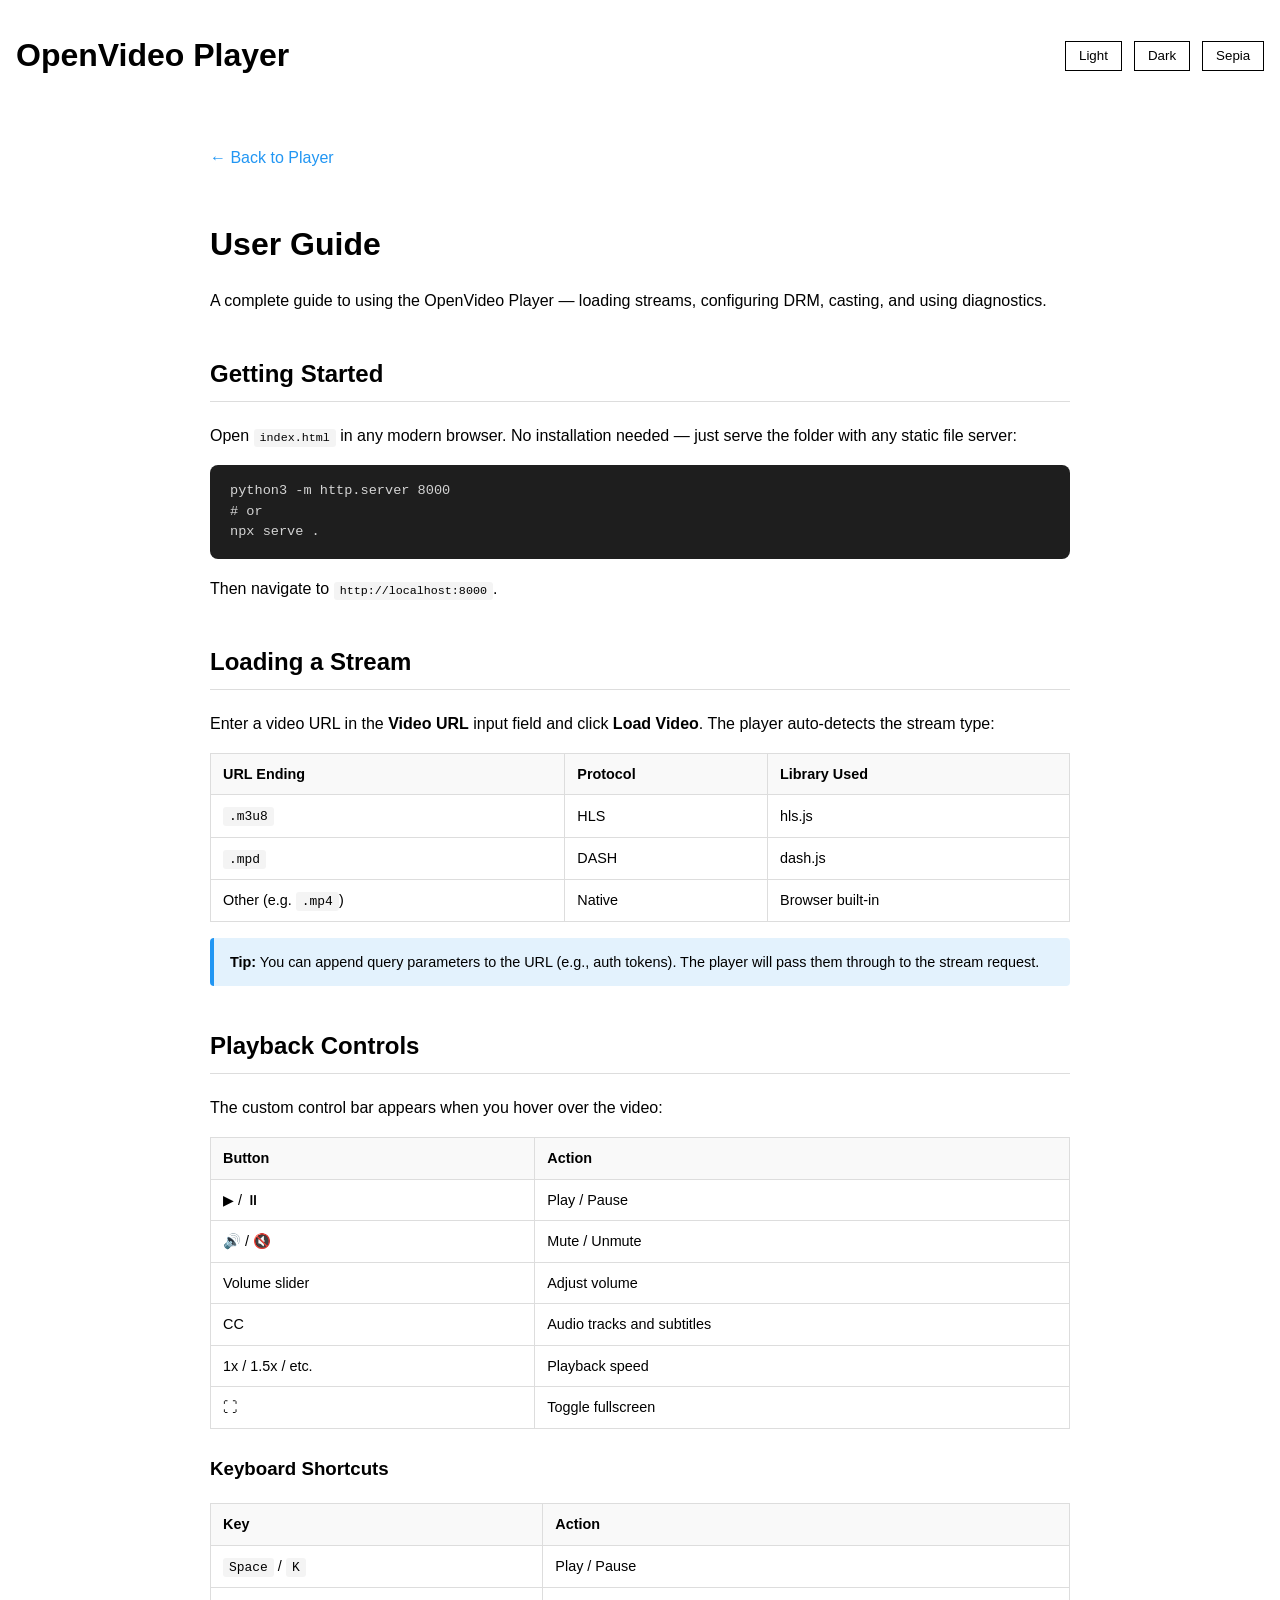
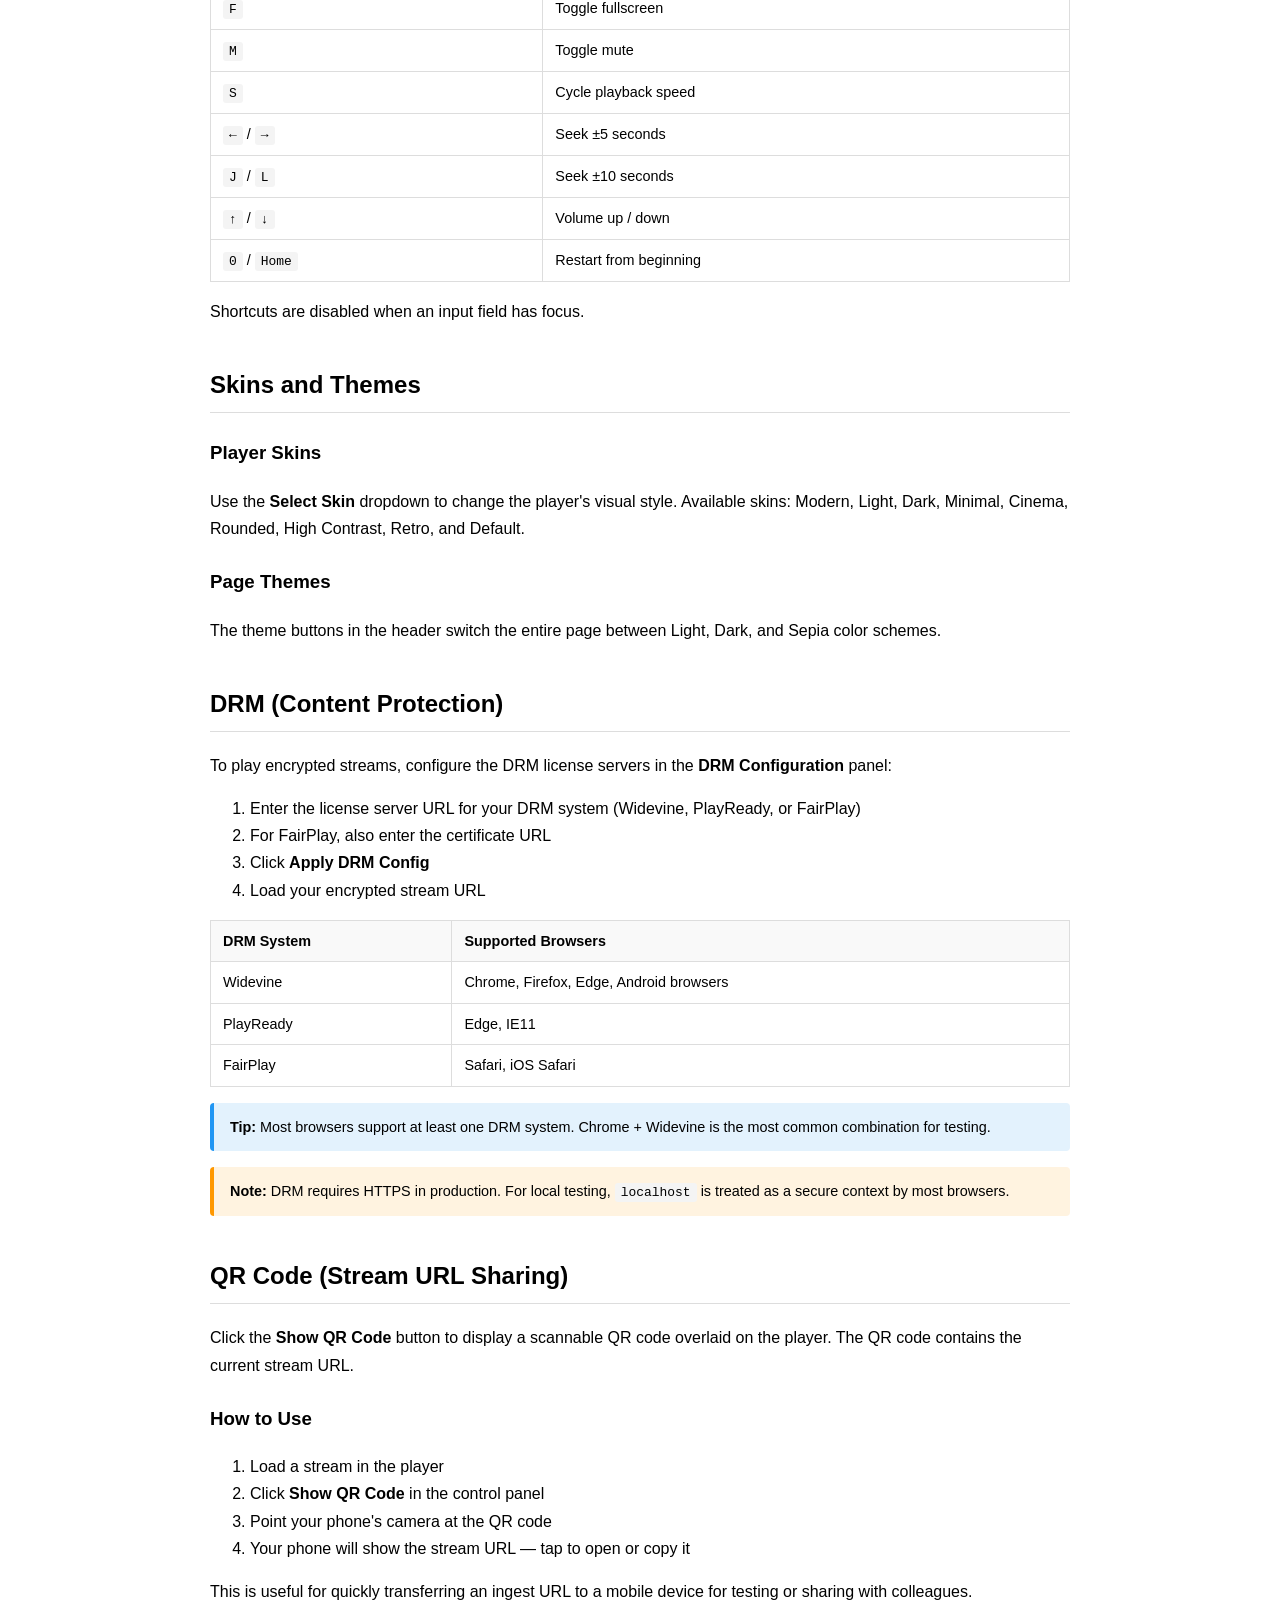
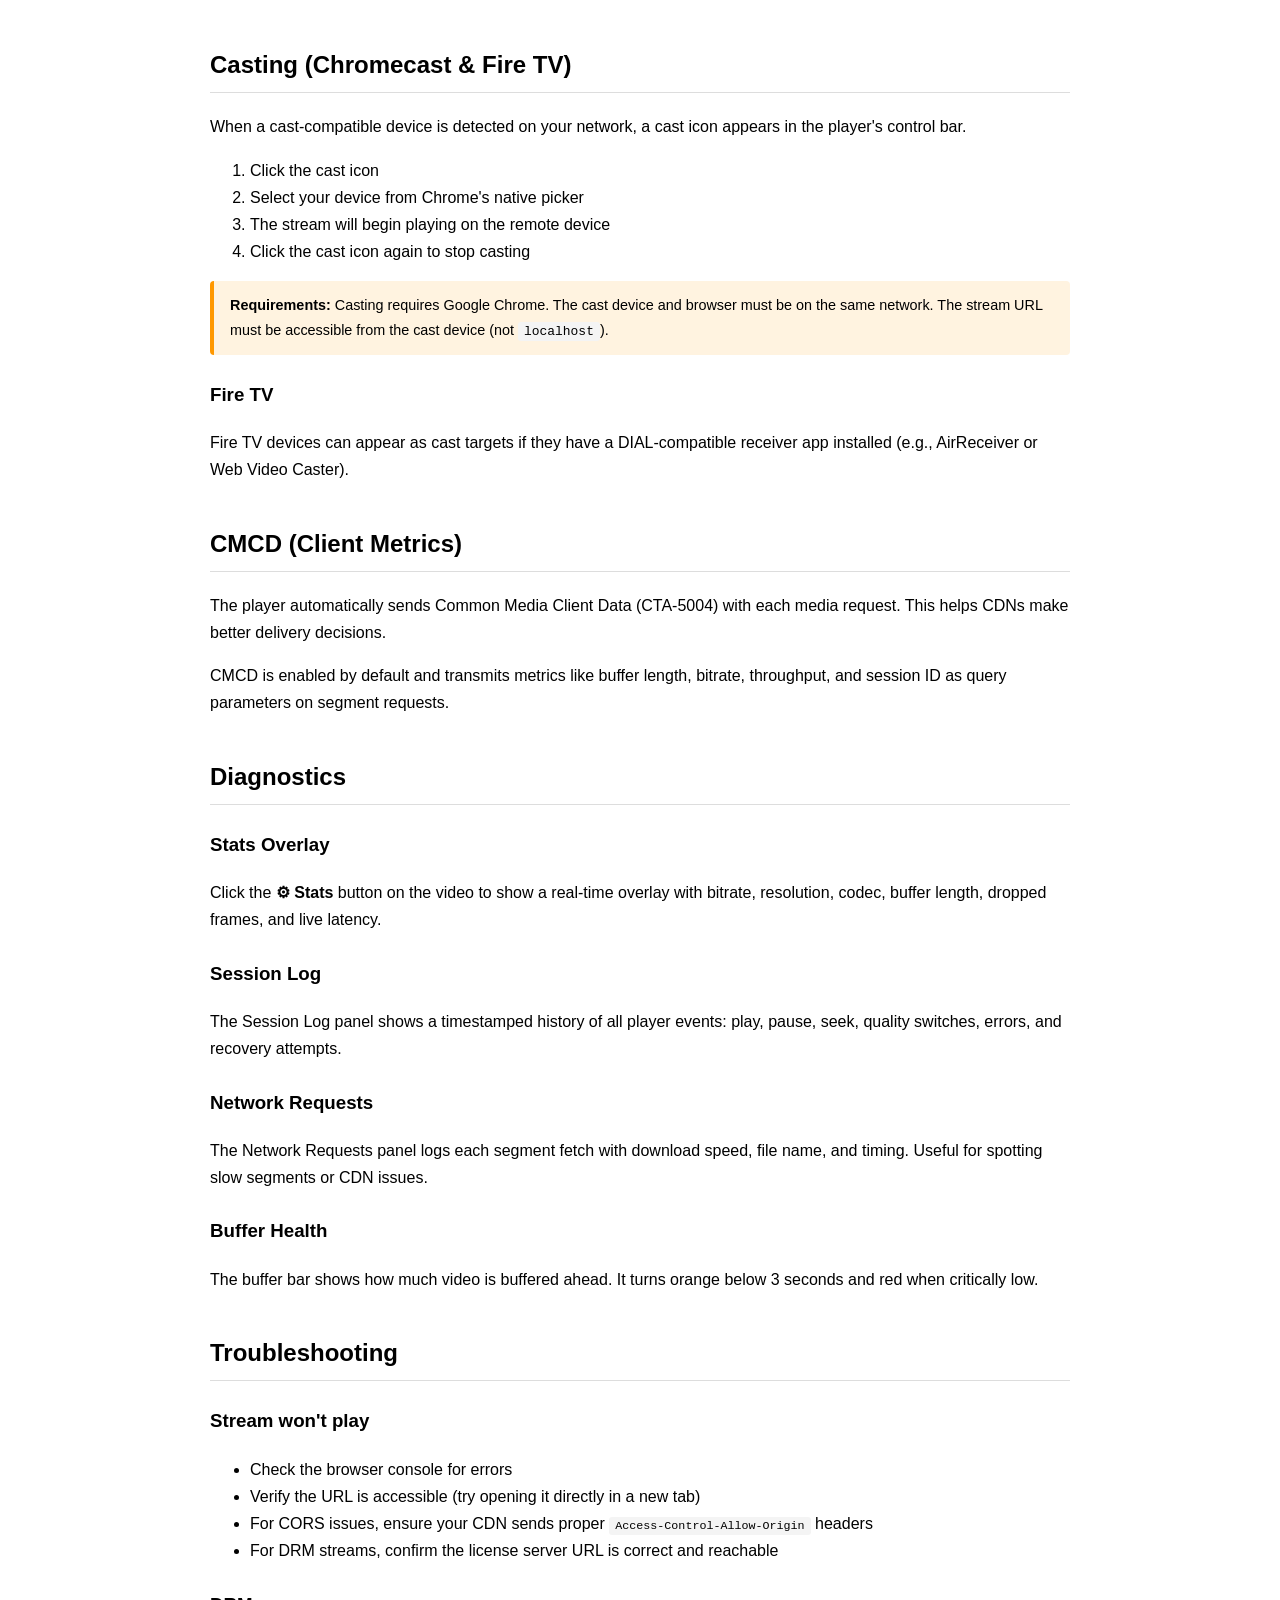
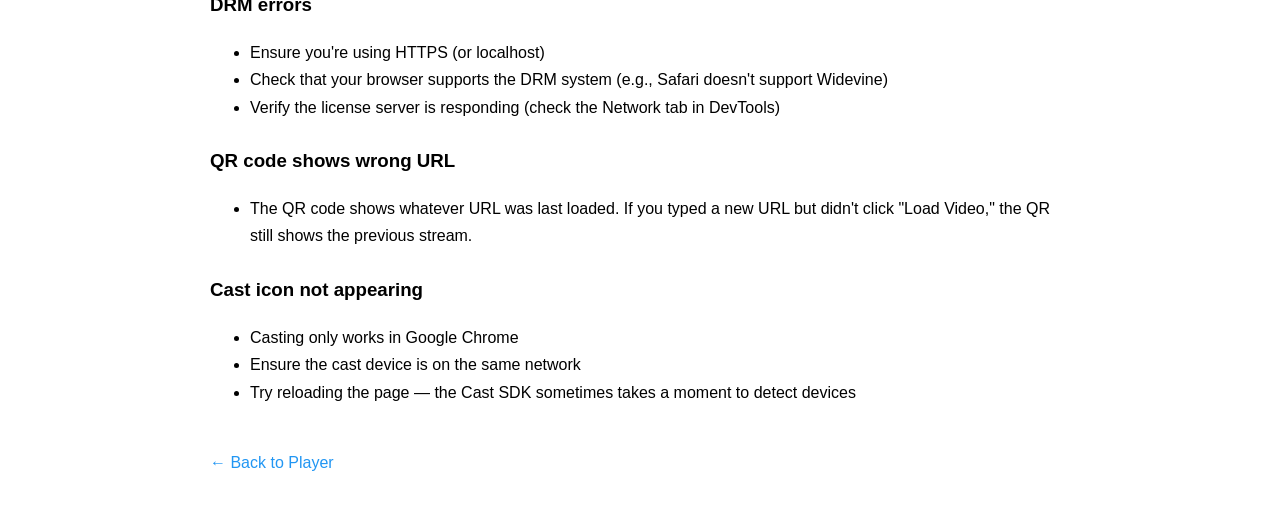
<file: guide.html>
<!DOCTYPE html>
<html lang="en">
<head>
  <meta charset="UTF-8" />
  <meta name="viewport" content="width=device-width, initial-scale=1.0"/>
  <title>OpenVideo Player — User Guide</title>
  <link rel="stylesheet" href="./styles/player.css">
  <style>
    .guide-container {
      max-width: 860px;
      margin: 0 auto;
      padding: 2rem 1.5rem;
      line-height: 1.7;
      font-family: -apple-system, BlinkMacSystemFont, 'Segoe UI', sans-serif;
    }
    .guide-container h1 { margin-bottom: 0.25rem; }
    .guide-container h2 {
      margin-top: 2.5rem;
      padding-bottom: 0.4rem;
      border-bottom: 1px solid #ddd;
    }
    .guide-container h3 { margin-top: 1.5rem; }
    .guide-container code {
      background: #f4f4f4;
      padding: 2px 6px;
      border-radius: 3px;
      font-size: 0.9em;
    }
    .guide-container pre {
      background: #1e1e1e;
      color: #d4d4d4;
      padding: 1rem 1.25rem;
      border-radius: 8px;
      overflow-x: auto;
      font-size: 0.85rem;
      line-height: 1.5;
    }
    .guide-container table {
      width: 100%;
      border-collapse: collapse;
      margin: 1rem 0;
      font-size: 0.9rem;
    }
    .guide-container th, .guide-container td {
      border: 1px solid #ddd;
      padding: 0.5rem 0.75rem;
      text-align: left;
    }
    .guide-container th { background: #f9f9f9; }
    .guide-container .back-link {
      display: inline-block;
      margin-bottom: 1.5rem;
      color: #2196f3;
      text-decoration: none;
    }
    .guide-container .back-link:hover { text-decoration: underline; }
    .guide-container .tip {
      background: #e3f2fd;
      border-left: 4px solid #2196f3;
      padding: 0.75rem 1rem;
      border-radius: 4px;
      margin: 1rem 0;
      font-size: 0.9rem;
    }
    .guide-container .warning {
      background: #fff3e0;
      border-left: 4px solid #ff9800;
      padding: 0.75rem 1rem;
      border-radius: 4px;
      margin: 1rem 0;
      font-size: 0.9rem;
    }
  </style>
</head>
<body>
  <div id="header-bar">
    <h1>OpenVideo Player</h1>
    <div id="theme-buttons">
      <button data-theme="light">Light</button>
      <button data-theme="dark">Dark</button>
      <button data-theme="sepia">Sepia</button>
    </div>
  </div>

  <div class="guide-container">
    <a href="index.html" class="back-link">← Back to Player</a>

    <h1>User Guide</h1>
    <p>A complete guide to using the OpenVideo Player — loading streams, configuring DRM, casting, and using diagnostics.</p>

    <!-- ─── Getting Started ─────────────────────────────── -->

    <h2>Getting Started</h2>
    <p>Open <code>index.html</code> in any modern browser. No installation needed — just serve the folder with any static file server:</p>
    <pre>python3 -m http.server 8000
# or
npx serve .</pre>
    <p>Then navigate to <code>http://localhost:8000</code>.</p>

    <!-- ─── Loading Streams ─────────────────────────────── -->

    <h2>Loading a Stream</h2>
    <p>Enter a video URL in the <strong>Video URL</strong> input field and click <strong>Load Video</strong>. The player auto-detects the stream type:</p>
    <table>
      <tr><th>URL Ending</th><th>Protocol</th><th>Library Used</th></tr>
      <tr><td><code>.m3u8</code></td><td>HLS</td><td>hls.js</td></tr>
      <tr><td><code>.mpd</code></td><td>DASH</td><td>dash.js</td></tr>
      <tr><td>Other (e.g. <code>.mp4</code>)</td><td>Native</td><td>Browser built-in</td></tr>
    </table>

    <div class="tip">
      <strong>Tip:</strong> You can append query parameters to the URL (e.g., auth tokens). The player will pass them through to the stream request.
    </div>

    <!-- ─── Playback Controls ───────────────────────────── -->

    <h2>Playback Controls</h2>
    <p>The custom control bar appears when you hover over the video:</p>
    <table>
      <tr><th>Button</th><th>Action</th></tr>
      <tr><td>▶ / ⏸</td><td>Play / Pause</td></tr>
      <tr><td>🔊 / 🔇</td><td>Mute / Unmute</td></tr>
      <tr><td>Volume slider</td><td>Adjust volume</td></tr>
      <tr><td>CC</td><td>Audio tracks and subtitles</td></tr>
      <tr><td>1x / 1.5x / etc.</td><td>Playback speed</td></tr>
      <tr><td>⛶</td><td>Toggle fullscreen</td></tr>
    </table>

    <h3>Keyboard Shortcuts</h3>
    <table>
      <tr><th>Key</th><th>Action</th></tr>
      <tr><td><code>Space</code> / <code>K</code></td><td>Play / Pause</td></tr>
      <tr><td><code>F</code></td><td>Toggle fullscreen</td></tr>
      <tr><td><code>M</code></td><td>Toggle mute</td></tr>
      <tr><td><code>S</code></td><td>Cycle playback speed</td></tr>
      <tr><td><code>←</code> / <code>→</code></td><td>Seek ±5 seconds</td></tr>
      <tr><td><code>J</code> / <code>L</code></td><td>Seek ±10 seconds</td></tr>
      <tr><td><code>↑</code> / <code>↓</code></td><td>Volume up / down</td></tr>
      <tr><td><code>0</code> / <code>Home</code></td><td>Restart from beginning</td></tr>
    </table>
    <p>Shortcuts are disabled when an input field has focus.</p>

    <!-- ─── Skins & Themes ──────────────────────────────── -->

    <h2>Skins and Themes</h2>
    <h3>Player Skins</h3>
    <p>Use the <strong>Select Skin</strong> dropdown to change the player's visual style. Available skins: Modern, Light, Dark, Minimal, Cinema, Rounded, High Contrast, Retro, and Default.</p>

    <h3>Page Themes</h3>
    <p>The theme buttons in the header switch the entire page between Light, Dark, and Sepia color schemes.</p>

    <!-- ─── DRM ─────────────────────────────────────────── -->

    <h2>DRM (Content Protection)</h2>
    <p>To play encrypted streams, configure the DRM license servers in the <strong>DRM Configuration</strong> panel:</p>
    <ol>
      <li>Enter the license server URL for your DRM system (Widevine, PlayReady, or FairPlay)</li>
      <li>For FairPlay, also enter the certificate URL</li>
      <li>Click <strong>Apply DRM Config</strong></li>
      <li>Load your encrypted stream URL</li>
    </ol>

    <table>
      <tr><th>DRM System</th><th>Supported Browsers</th></tr>
      <tr><td>Widevine</td><td>Chrome, Firefox, Edge, Android browsers</td></tr>
      <tr><td>PlayReady</td><td>Edge, IE11</td></tr>
      <tr><td>FairPlay</td><td>Safari, iOS Safari</td></tr>
    </table>

    <div class="tip">
      <strong>Tip:</strong> Most browsers support at least one DRM system. Chrome + Widevine is the most common combination for testing.
    </div>

    <div class="warning">
      <strong>Note:</strong> DRM requires HTTPS in production. For local testing, <code>localhost</code> is treated as a secure context by most browsers.
    </div>

    <!-- ─── QR Code ─────────────────────────────────────── -->

    <h2>QR Code (Stream URL Sharing)</h2>
    <p>Click the <strong>Show QR Code</strong> button to display a scannable QR code overlaid on the player. The QR code contains the current stream URL.</p>

    <h3>How to Use</h3>
    <ol>
      <li>Load a stream in the player</li>
      <li>Click <strong>Show QR Code</strong> in the control panel</li>
      <li>Point your phone's camera at the QR code</li>
      <li>Your phone will show the stream URL — tap to open or copy it</li>
    </ol>
    <p>This is useful for quickly transferring an ingest URL to a mobile device for testing or sharing with colleagues.</p>

    <!-- ─── Casting ─────────────────────────────────────── -->

    <h2>Casting (Chromecast &amp; Fire TV)</h2>
    <p>When a cast-compatible device is detected on your network, a cast icon appears in the player's control bar.</p>
    <ol>
      <li>Click the cast icon</li>
      <li>Select your device from Chrome's native picker</li>
      <li>The stream will begin playing on the remote device</li>
      <li>Click the cast icon again to stop casting</li>
    </ol>

    <div class="warning">
      <strong>Requirements:</strong> Casting requires Google Chrome. The cast device and browser must be on the same network. The stream URL must be accessible from the cast device (not <code>localhost</code>).
    </div>

    <h3>Fire TV</h3>
    <p>Fire TV devices can appear as cast targets if they have a DIAL-compatible receiver app installed (e.g., AirReceiver or Web Video Caster).</p>

    <!-- ─── CMCD ────────────────────────────────────────── -->

    <h2>CMCD (Client Metrics)</h2>
    <p>The player automatically sends Common Media Client Data (CTA-5004) with each media request. This helps CDNs make better delivery decisions.</p>
    <p>CMCD is enabled by default and transmits metrics like buffer length, bitrate, throughput, and session ID as query parameters on segment requests.</p>

    <!-- ─── Diagnostics ─────────────────────────────────── -->

    <h2>Diagnostics</h2>

    <h3>Stats Overlay</h3>
    <p>Click the <strong>⚙ Stats</strong> button on the video to show a real-time overlay with bitrate, resolution, codec, buffer length, dropped frames, and live latency.</p>

    <h3>Session Log</h3>
    <p>The Session Log panel shows a timestamped history of all player events: play, pause, seek, quality switches, errors, and recovery attempts.</p>

    <h3>Network Requests</h3>
    <p>The Network Requests panel logs each segment fetch with download speed, file name, and timing. Useful for spotting slow segments or CDN issues.</p>

    <h3>Buffer Health</h3>
    <p>The buffer bar shows how much video is buffered ahead. It turns orange below 3 seconds and red when critically low.</p>

    <!-- ─── Troubleshooting ─────────────────────────────── -->

    <h2>Troubleshooting</h2>

    <h3>Stream won't play</h3>
    <ul>
      <li>Check the browser console for errors</li>
      <li>Verify the URL is accessible (try opening it directly in a new tab)</li>
      <li>For CORS issues, ensure your CDN sends proper <code>Access-Control-Allow-Origin</code> headers</li>
      <li>For DRM streams, confirm the license server URL is correct and reachable</li>
    </ul>

    <h3>DRM errors</h3>
    <ul>
      <li>Ensure you're using HTTPS (or localhost)</li>
      <li>Check that your browser supports the DRM system (e.g., Safari doesn't support Widevine)</li>
      <li>Verify the license server is responding (check the Network tab in DevTools)</li>
    </ul>

    <h3>QR code shows wrong URL</h3>
    <ul>
      <li>The QR code shows whatever URL was last loaded. If you typed a new URL but didn't click "Load Video," the QR still shows the previous stream.</li>
    </ul>

    <h3>Cast icon not appearing</h3>
    <ul>
      <li>Casting only works in Google Chrome</li>
      <li>Ensure the cast device is on the same network</li>
      <li>Try reloading the page — the Cast SDK sometimes takes a moment to detect devices</li>
    </ul>

    <br>
    <a href="index.html" class="back-link">← Back to Player</a>
  </div>

  <script>
    // Theme buttons
    document.getElementById('theme-buttons').addEventListener('click', (e) => {
      const theme = e.target.dataset.theme;
      if (theme) {
        document.body.className = `theme-${theme}`;
      }
    });
  </script>
</body>
</html>
</file>
<file: styles/player.css>
body {
  font-family: sans-serif;
  margin: 0;
  padding: 0;
}

header {
  text-align: center;
  background-color: #333;
  color: white;
  padding: 1rem;
  font-size: 1.5rem;
}

.layout {
  display: flex;
  flex-wrap: wrap;
  justify-content: center;
  gap: 2rem;
  padding: 1rem;
  margin: auto;
}

#player-container {
  flex: 1 1 60%;
  max-width: 80%;
  max-height: 80vh;
  overflow: hidden;
  display: flex;
  justify-content: center;
  align-items: center;
}

#player-container video {
  width: auto;
  height: auto;
  max-height: 100%;
  object-fit: contain;
}

#control-panel {
  flex: 1 1 35%;
  max-width: 400px;
  display: flex;
  flex-direction: column;
  gap: 1rem;
}

#video-form input[type="text"] {
  width: 100%;
  padding: 0.5rem;
}

#video-form button {
  margin-top: 0.5rem;
  padding: 0.5rem 1rem;
  width: 100%;
}

select {
  padding: 0.5rem;
  width: 100%;
}

.card {
  border: 1px solid #ccc;
  padding: 1rem;
  border-radius: 0.5rem;
  background: #f9f9f9;
}

/* Default video appearance */
video {
  width: 100%;
  max-height: 80vh;
  background-color: #000;
  border: 1px solid #ccc;
  border-radius: 6px;
}

/* Subtitle fallback style */
video::cue {
  background: rgba(0, 0, 0, 0.7);
  color: #fff;
  padding: 0.3em 0.6em;
  font-size: 1em;
  text-shadow: 1px 1px 2px #000;
}

/* Watermark plugin */
.video-watermark {
  position: absolute;
  bottom: 10px;
  right: 10px;
  opacity: 0.8;
  pointer-events: none;
  font-size: 0.9rem;
  color: white;
  background: rgba(0, 0, 0, 0.5);
  padding: 4px 8px;
  border-radius: 4px;
}

/* Header bar */
#header-bar {
  display: flex;
  justify-content: space-between;
  align-items: center;
  padding: 1rem;
  background: var(--bg-color);
  color: var(--text-color);
}

/* Theme system */
:root {
  --bg-color: #fff;
  --text-color: #000;
}

body.theme-light {
  --bg-color: #fff;
  --text-color: #000;
  background-color: var(--bg-color);
  color: var(--text-color);
}

body.theme-dark {
  --bg-color: #111;
  --text-color: #eee;
  background-color: var(--bg-color);
  color: var(--text-color);
}

body.theme-sepia {
  --bg-color: #f4ecd8;
  --text-color: #5b4636;
  background-color: var(--bg-color);
  color: var(--text-color);
}

#theme-buttons button {
  margin-left: 0.5rem;
  padding: 0.4rem 0.8rem;
  border: 1px solid var(--text-color);
  background: transparent;
  color: var(--text-color);
  cursor: pointer;
}

#theme-buttons button:hover {
  background-color: var(--text-color);
  color: var(--bg-color);
}

.guide-link {
  margin-right: 1rem;
  padding: 0.4rem 0.8rem;
  border: 1px solid var(--text-color);
  border-radius: 4px;
  color: var(--text-color);
  text-decoration: none;
  font-size: 0.9rem;
  transition: background 0.2s, color 0.2s;
}

.guide-link:hover {
  background-color: var(--text-color);
  color: var(--bg-color);
}

/* ─── Debug Overlay ─────────────────────────────────────── */

.ovp-debug-overlay {
  position: absolute;
  top: 10px;
  left: 10px;
  background: rgba(0, 0, 0, 0.85);
  color: #0f0;
  font-family: 'SF Mono', 'Fira Code', 'Courier New', monospace;
  font-size: 0.75rem;
  padding: 10px 14px;
  border-radius: 6px;
  pointer-events: none;
  z-index: 100;
  max-width: 280px;
  line-height: 1.6;
  border: 1px solid rgba(0, 255, 0, 0.2);
}

.ovp-debug-title {
  color: #0ff;
  font-weight: bold;
  font-size: 0.8rem;
  margin-bottom: 6px;
  border-bottom: 1px solid rgba(0, 255, 255, 0.3);
  padding-bottom: 4px;
}

.ovp-debug-row span {
  color: #aaa;
}

/* ─── Session Log Panel ─────────────────────────────────── */

.ovp-session-log {
  font-family: 'SF Mono', 'Fira Code', 'Courier New', monospace;
  font-size: 0.75rem;
  line-height: 1.5;
  max-height: 200px;
  overflow-y: auto;
  white-space: pre-wrap;
  word-break: break-all;
}

.ovp-log-entry {
  padding: 2px 0;
  border-bottom: 1px solid rgba(128, 128, 128, 0.2);
}

.ovp-log-entry[data-category="error"] {
  color: #f44336;
}

.ovp-log-entry[data-category="network"] {
  color: #ff9800;
}

.ovp-log-entry[data-category="quality-switch"] {
  color: #2196f3;
}

.ovp-log-entry[data-category="buffer-warning"],
.ovp-log-entry[data-category="buffer-critical"] {
  color: #ff5722;
}

.ovp-log-entry[data-category="cmcd-sent"] {
  color: #9c27b0;
}

.ovp-log-entry[data-category="cmcd-enabled"],
.ovp-log-entry[data-category="cmcd-initialized"] {
  color: #7c4dff;
}

/* ─── Network Log Panel ─────────────────────────────────── */

.ovp-network-log {
  font-family: 'SF Mono', 'Fira Code', 'Courier New', monospace;
  font-size: 0.7rem;
  max-height: 150px;
  overflow-y: auto;
}

.ovp-network-entry {
  display: flex;
  gap: 8px;
  padding: 2px 0;
  border-bottom: 1px solid rgba(128, 128, 128, 0.15);
}

.ovp-network-entry .time {
  color: #888;
  flex-shrink: 0;
}

.ovp-network-entry .speed {
  color: #4caf50;
  flex-shrink: 0;
}

.ovp-network-entry .url {
  color: #aaa;
  overflow: hidden;
  text-overflow: ellipsis;
  white-space: nowrap;
}

/* ─── Buffer Bar ────────────────────────────────────────── */

.ovp-buffer-bar-container {
  height: 6px;
  background: #333;
  border-radius: 3px;
  overflow: hidden;
  margin: 8px 0;
}

.ovp-buffer-bar {
  height: 100%;
  background: linear-gradient(90deg, #4caf50, #8bc34a);
  border-radius: 3px;
  transition: width 0.5s ease;
}

.ovp-buffer-bar.low {
  background: linear-gradient(90deg, #ff9800, #f44336);
}

/* ─── Diagnostics Toggle Button ─────────────────────────── */

.ovp-diag-toggle {
  position: absolute;
  top: 10px;
  right: 50px;
  background: rgba(0, 0, 0, 0.6);
  color: #fff;
  border: 1px solid rgba(255, 255, 255, 0.3);
  border-radius: 4px;
  padding: 4px 8px;
  font-size: 0.7rem;
  cursor: pointer;
  z-index: 101;
}

.ovp-diag-toggle:hover {
  background: rgba(0, 0, 0, 0.9);
  border-color: #0ff;
  color: #0ff;
}

/* ─── Loading Spinner ───────────────────────────────────── */

.ovp-spinner {
  position: absolute;
  top: 50%;
  left: 50%;
  transform: translate(-50%, -50%);
  width: 48px;
  height: 48px;
  border: 4px solid rgba(255, 255, 255, 0.2);
  border-top-color: #fff;
  border-radius: 50%;
  opacity: 0;
  pointer-events: none;
  transition: opacity 0.2s;
  z-index: 90;
}

.ovp-spinner.visible {
  opacity: 1;
  animation: ovp-spin 0.8s linear infinite;
}

@keyframes ovp-spin {
  to { transform: translate(-50%, -50%) rotate(360deg); }
}

/* ─── Error Display ─────────────────────────────────────── */

.ovp-error {
  position: absolute;
  top: 50%;
  left: 50%;
  transform: translate(-50%, -50%);
  background: rgba(0, 0, 0, 0.85);
  color: #f44336;
  font-size: 0.9rem;
  padding: 12px 20px;
  border-radius: 8px;
  border: 1px solid rgba(244, 67, 54, 0.4);
  max-width: 80%;
  text-align: center;
  opacity: 0;
  pointer-events: none;
  transition: opacity 0.3s;
  z-index: 95;
}

.ovp-error.visible {
  opacity: 1;
  pointer-events: auto;
}

/* ─── Custom Control Bar ────────────────────────────────── */

.ovp-control-bar {
  position: absolute;
  bottom: 0;
  left: 0;
  right: 0;
  display: flex;
  align-items: center;
  gap: 6px;
  padding: 8px 12px;
  background: linear-gradient(transparent, rgba(0, 0, 0, 0.85));
  opacity: 0;
  transition: opacity 0.3s;
  z-index: 80;
}

#player-container:hover .ovp-control-bar,
.ovp-fullscreen .ovp-control-bar {
  opacity: 1;
}

.ovp-btn {
  background: none;
  border: none;
  color: #fff;
  font-size: 1.1rem;
  cursor: pointer;
  padding: 4px 8px;
  border-radius: 4px;
  transition: background 0.2s;
}

.ovp-btn:hover {
  background: rgba(255, 255, 255, 0.15);
}

.ovp-btn:focus-visible {
  outline: 2px solid #0ff;
  outline-offset: 2px;
}

.ovp-volume-slider {
  width: 70px;
  height: 4px;
  cursor: pointer;
  accent-color: #fff;
}

.ovp-time {
  color: rgba(255, 255, 255, 0.8);
  font-size: 0.75rem;
  font-family: 'SF Mono', 'Fira Code', monospace;
  white-space: nowrap;
}

.ovp-spacer {
  flex: 1;
}

.ovp-btn-speed {
  font-size: 0.8rem;
  font-family: 'SF Mono', 'Fira Code', monospace;
  min-width: 32px;
  text-align: center;
}

/* ─── Export Logs Button ────────────────────────────────── */

.ovp-btn-export {
  font-size: 0.85rem;
  min-width: 32px;
  text-align: center;
  position: relative;
}

.ovp-btn-export:active {
  transform: scale(0.9);
}

/* ─── Tracks Button ─────────────────────────────────────── */

.ovp-btn-tracks {
  font-size: 0.75rem;
  font-weight: bold;
  font-family: 'SF Mono', 'Fira Code', monospace;
  letter-spacing: 0.5px;
}

/* ─── Track Menu ────────────────────────────────────────── */

.ovp-track-menu {
  position: absolute;
  bottom: 50px;
  right: 60px;
  background: rgba(20, 20, 20, 0.95);
  border: 1px solid rgba(255, 255, 255, 0.15);
  border-radius: 8px;
  padding: 8px 0;
  min-width: 160px;
  max-height: 300px;
  overflow-y: auto;
  opacity: 0;
  pointer-events: none;
  transform: translateY(8px);
  transition: opacity 0.2s, transform 0.2s;
  z-index: 110;
}

.ovp-track-menu.visible {
  opacity: 1;
  pointer-events: auto;
  transform: translateY(0);
}

.ovp-track-section {
  padding: 4px 0;
}

.ovp-track-section + .ovp-track-section {
  border-top: 1px solid rgba(255, 255, 255, 0.1);
  margin-top: 4px;
  padding-top: 8px;
}

.ovp-track-section-title {
  color: rgba(255, 255, 255, 0.5);
  font-size: 0.65rem;
  text-transform: uppercase;
  letter-spacing: 0.5px;
  padding: 2px 14px 4px;
}

.ovp-track-option {
  display: block;
  width: 100%;
  background: none;
  border: none;
  color: #fff;
  font-size: 0.8rem;
  padding: 6px 14px;
  text-align: left;
  cursor: pointer;
  transition: background 0.15s;
}

.ovp-track-option:hover {
  background: rgba(255, 255, 255, 0.1);
}

.ovp-track-option.active {
  color: #4fc3f7;
}

.ovp-track-option.active::before {
  content: '✓ ';
}

/* ─── Cast Button ───────────────────────────────────────── */

.ovp-btn-cast {
  display: flex;
  align-items: center;
  justify-content: center;
  padding: 4px 6px;
}

.ovp-btn-cast svg {
  transition: color 0.2s;
}

.ovp-btn-cast.casting {
  color: #4fc3f7;
}

.ovp-btn-cast.casting svg {
  animation: ovp-cast-pulse 2s ease-in-out infinite;
}

.ovp-btn-cast.unavailable {
  opacity: 0.3;
  cursor: not-allowed;
}

@keyframes ovp-cast-pulse {
  0%, 100% { opacity: 1; }
  50% { opacity: 0.5; }
}

/* ─── Cast Status Overlay ───────────────────────────────── */

.ovp-cast-status {
  position: absolute;
  top: 50%;
  left: 50%;
  transform: translate(-50%, -50%);
  background: rgba(0, 0, 0, 0.8);
  color: #fff;
  font-size: 0.9rem;
  padding: 10px 20px;
  border-radius: 8px;
  opacity: 0;
  pointer-events: none;
  transition: opacity 0.3s;
  z-index: 95;
}

.ovp-cast-status.visible {
  opacity: 1;
}

/* ─── Fullscreen Mode ───────────────────────────────────── */

.ovp-fullscreen {
  position: fixed !important;
  top: 0 !important;
  left: 0 !important;
  width: 100vw !important;
  max-width: 100vw !important;
  height: 100vh !important;
  max-height: 100vh !important;
  z-index: 9999;
  border-radius: 0 !important;
}

.ovp-fullscreen video {
  width: 100% !important;
  height: 100% !important;
  max-height: 100vh !important;
  border-radius: 0 !important;
}

/* ─── Responsive Layout ─────────────────────────────────── */

@media (max-width: 768px) {
  .layout {
    flex-direction: column;
    padding: 0.5rem;
    gap: 1rem;
  }

  #player-container {
    flex: none;
    max-width: 100%;
    width: 100%;
  }

  #control-panel {
    flex: none;
    max-width: 100%;
    width: 100%;
  }

  .ovp-control-bar {
    opacity: 1;
    padding: 6px 8px;
  }

  .ovp-volume-slider {
    width: 50px;
  }

  .ovp-time {
    font-size: 0.65rem;
  }

  #header-bar {
    flex-direction: column;
    gap: 0.5rem;
    text-align: center;
  }

  #header-bar h1 {
    font-size: 1.2rem;
  }
}

@media (max-width: 480px) {
  .ovp-volume-slider {
    display: none;
  }

  .ovp-btn {
    padding: 4px 5px;
    font-size: 1rem;
  }

  .card {
    padding: 0.75rem;
  }
}

/* ─── Keyboard Shortcut Keys ────────────────────────────── */

kbd {
  display: inline-block;
  background: #eee;
  border: 1px solid #ccc;
  border-radius: 3px;
  padding: 1px 5px;
  font-family: 'SF Mono', 'Fira Code', monospace;
  font-size: 0.7rem;
  box-shadow: 0 1px 0 #999;
  min-width: 18px;
  text-align: center;
}

body.theme-dark kbd {
  background: #333;
  border-color: #555;
  color: #eee;
  box-shadow: 0 1px 0 #000;
}

/* ─── DRM Configuration Panel ───────────────────────────── */

.ovp-drm-fields {
  display: flex;
  flex-direction: column;
  gap: 0.4rem;
  margin-bottom: 0.75rem;
}

.ovp-drm-fields label {
  font-size: 0.75rem;
  color: #666;
  margin-top: 0.25rem;
}

.ovp-drm-fields input[type="text"] {
  width: 100%;
  padding: 0.4rem 0.5rem;
  font-size: 0.8rem;
  border: 1px solid #ccc;
  border-radius: 4px;
  box-sizing: border-box;
}

.ovp-drm-fields input[type="text"]:focus {
  outline: none;
  border-color: #2196f3;
  box-shadow: 0 0 0 2px rgba(33, 150, 243, 0.15);
}

#drm-apply {
  padding: 0.5rem 1rem;
  width: 100%;
  background: #2196f3;
  color: #fff;
  border: none;
  border-radius: 4px;
  font-size: 0.85rem;
  cursor: pointer;
  transition: background 0.2s;
}

#drm-apply:hover {
  background: #1976d2;
}

/* ─── QR Code Toggle Button ─────────────────────────────── */

#qr-toggle {
  padding: 0.5rem 1rem;
  width: 100%;
  background: #4caf50;
  color: #fff;
  border: none;
  border-radius: 4px;
  font-size: 0.85rem;
  cursor: pointer;
  transition: background 0.2s;
}

#qr-toggle:hover {
  background: #388e3c;
}

/* ─── QR Code Overlay ───────────────────────────────────── */

.ovp-qr-overlay {
  position: absolute;
  top: 50%;
  left: 50%;
  transform: translate(-50%, -50%);
  background: rgba(0, 0, 0, 0.92);
  border: 1px solid rgba(255, 255, 255, 0.2);
  border-radius: 12px;
  padding: 24px;
  display: flex;
  flex-direction: column;
  align-items: center;
  gap: 12px;
  z-index: 110;
  opacity: 0;
  pointer-events: none;
  transition: opacity 0.3s;
}

.ovp-qr-overlay.visible {
  opacity: 1;
  pointer-events: auto;
}

.ovp-qr-canvas {
  width: 180px;
  height: 180px;
  background: #fff;
  border-radius: 8px;
  padding: 8px;
  display: flex;
  align-items: center;
  justify-content: center;
}

.ovp-qr-canvas canvas {
  display: block;
  max-width: 100%;
  max-height: 100%;
}

.ovp-qr-url {
  font-family: 'SF Mono', 'Fira Code', 'Courier New', monospace;
  font-size: 0.7rem;
  color: #aaa;
  max-width: 220px;
  text-align: center;
  word-break: break-all;
  line-height: 1.4;
}

.ovp-qr-close {
  position: absolute;
  top: 8px;
  right: 8px;
  background: none;
  border: none;
  color: #aaa;
  font-size: 1.1rem;
  cursor: pointer;
  padding: 4px 8px;
  border-radius: 4px;
  transition: color 0.2s, background 0.2s;
}

.ovp-qr-close:hover {
  color: #fff;
  background: rgba(255, 255, 255, 0.1);
}

/* ─── Metrics Graphs Panel ──────────────────────────────── */

.ovp-metrics-container {
  display: grid;
  grid-template-columns: 1fr 1fr;
  gap: 10px;
}

.ovp-metric-chart {
  background: rgba(20, 20, 30, 0.92);
  border: 1px solid rgba(255, 255, 255, 0.1);
  border-radius: 6px;
  padding: 8px 10px;
  display: flex;
  flex-direction: column;
  gap: 4px;
}

.ovp-metric-header {
  display: flex;
  justify-content: space-between;
  align-items: baseline;
}

.ovp-metric-label {
  font-size: 0.7rem;
  color: rgba(255, 255, 255, 0.6);
  font-family: 'SF Mono', 'Fira Code', monospace;
  text-transform: uppercase;
  letter-spacing: 0.3px;
}

.ovp-metric-value {
  font-size: 0.8rem;
  font-family: 'SF Mono', 'Fira Code', monospace;
  font-weight: 600;
}

.ovp-metric-canvas {
  width: 100%;
  height: 60px;
  border-radius: 4px;
  background: rgba(0, 0, 0, 0.3);
}

/* Theme adjustments */
body.theme-light .ovp-metric-chart {
  background: rgba(240, 242, 245, 0.95);
  border-color: rgba(0, 0, 0, 0.1);
}

body.theme-light .ovp-metric-label {
  color: rgba(0, 0, 0, 0.55);
}

body.theme-light .ovp-metric-canvas {
  background: rgba(0, 0, 0, 0.04);
}

body.theme-sepia .ovp-metric-chart {
  background: rgba(90, 70, 50, 0.1);
  border-color: rgba(91, 70, 54, 0.2);
}

body.theme-sepia .ovp-metric-label {
  color: rgba(91, 70, 54, 0.6);
}

body.theme-sepia .ovp-metric-canvas {
  background: rgba(91, 70, 54, 0.06);
}

@media (max-width: 768px) {
  .ovp-metrics-container {
    grid-template-columns: 1fr;
  }
}
</file>
